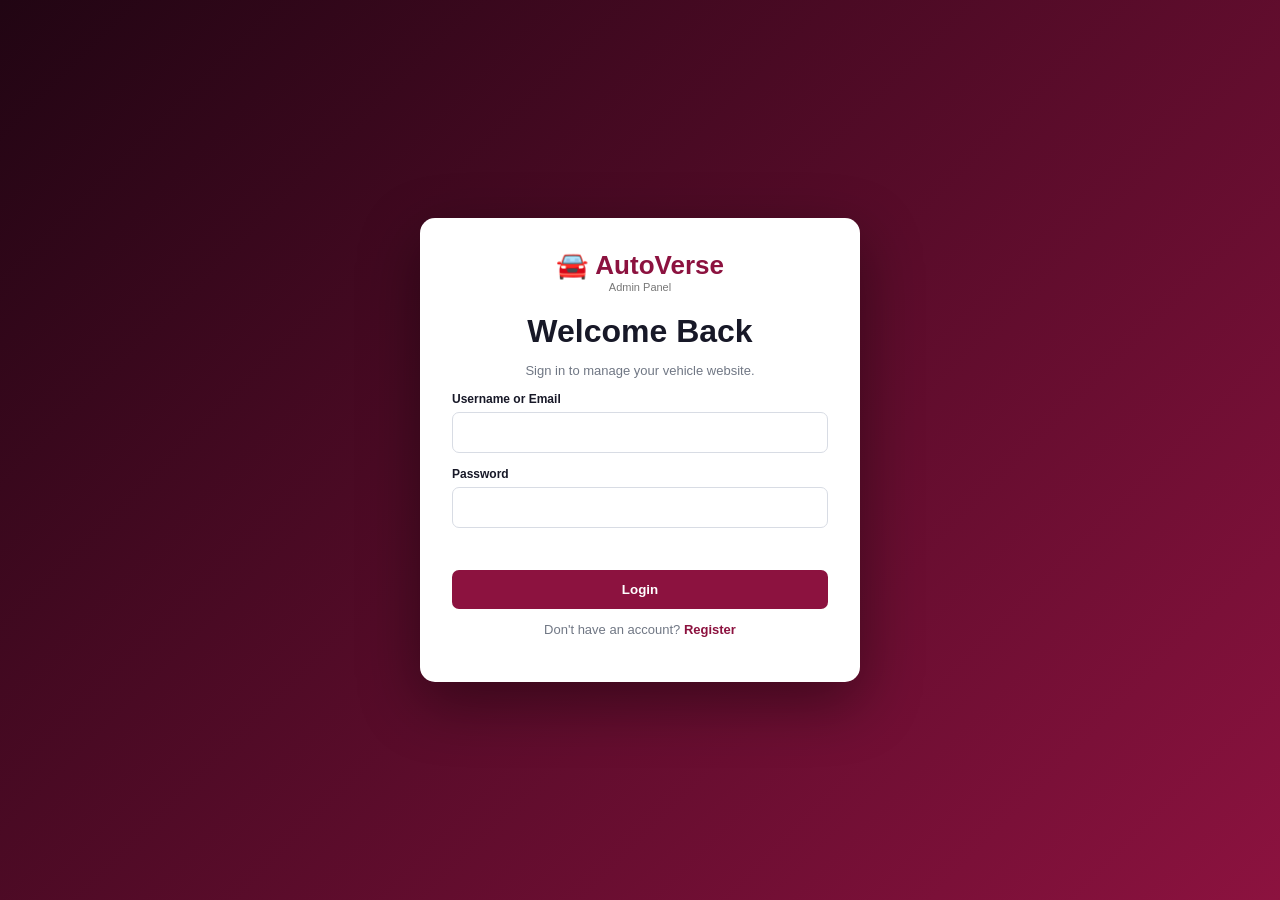
<file: index.html>
<!DOCTYPE html>
<html lang="en"><head><meta charset="UTF-8"><meta name="viewport" content="width=device-width,initial-scale=1">
<title>AutoVerse | Dashboard</title><link rel="stylesheet" href="style.css"></head>
<body><div class="layout"><aside id="sidebar"></aside><main><header class="top"><button class="menu" onclick="toggleSide()">☰</button><div class="search">⌕ <input placeholder="Search vehicles, users, bookings..."></div><div class="admin">🔔 <b id="adminName">Admin</b><small>Super Admin</small></div></header>
<section class="content"><div class="welcome"><div><h1>Welcome Back, Admin! 👋</h1><p>Here's what's happening with your vehicle management system today.</p></div><div class="date" id="date"></div></div>
<div class="stats">
<div class="stat burgundy"><span>🚗</span><div>Total Vehicles<strong id="vehicleCount">0</strong><small>↑ 12% vs last month</small></div></div>
<div class="stat dark"><span>👥</span><div>Total Bookings<strong>18</strong><small>↑ 20% vs last month</small></div></div>
<div class="stat green"><span>♟</span><div>Total Users<strong id="userCount">0</strong><small>↑ 8% vs last month</small></div></div>
<div class="stat gold"><span>✉</span><div>New Messages<strong>7</strong><small>↑ 40% vs last month</small></div></div></div>
<div class="columns"><section class="panel"><div class="head"><h2>Vehicle Statistics</h2><b>● Vehicles Added</b></div><div class="fake-chart"><i></i></div><div class="months">Jan　 Feb　 Mar　 Apr　 May　 Jun　 Jul　 Aug　 Sep　 Oct　 Nov　 Dec</div></section>
<section class="panel"><div class="head"><h2>Vehicle Types</h2></div><div class="donut-wrap"><div class="donut"><strong id="donut">0</strong><small>Total Vehicles</small></div><div id="legend" class="legend"></div></div></section></div>
<div class="columns lower"><section class="panel"><div class="head"><h2>Recent Vehicles</h2><a href="vehicles.html">View All</a></div><div class="table-scroll"><table><thead><tr><th>Image</th><th>Name</th><th>Type</th><th>Price</th><th>Status</th><th>Actions</th></tr></thead><tbody id="recent"></tbody></table></div></section>
<div><section class="panel"><div class="head"><h2>Quick Actions</h2></div><div class="quick"><a href="add-vehicle.html">🚗 Add Vehicle</a><a href="vehicles.html">☷ Manage Vehicles</a><a href="users.html">♟ View Users</a><a href="bookings.html">▣ View Bookings</a></div></section>
<section class="panel"><div class="head"><h2>Latest Bookings</h2><a href="bookings.html">View All</a></div><table><tbody><tr><td>Rahul Sharma</td><td>BMW X5</td><td>Apr 28, 2025</td><td><em class="ok">Confirmed</em></td></tr><tr><td>Sneha Patel</td><td>Toyota Corolla</td><td>Apr 27, 2025</td><td><em class="pending">Pending</em></td></tr><tr><td>Amit Verma</td><td>Ford Mustang</td><td>Apr 26, 2025</td><td><em class="ok">Confirmed</em></td></tr><tr><td>Pooja Singh</td><td>Honda Civic</td><td>Apr 25, 2025</td><td><em class="danger">Cancelled</em></td></tr></tbody></table></section></div></div>
</section></main></div><script src="script.js"></script></body></html>
</file>
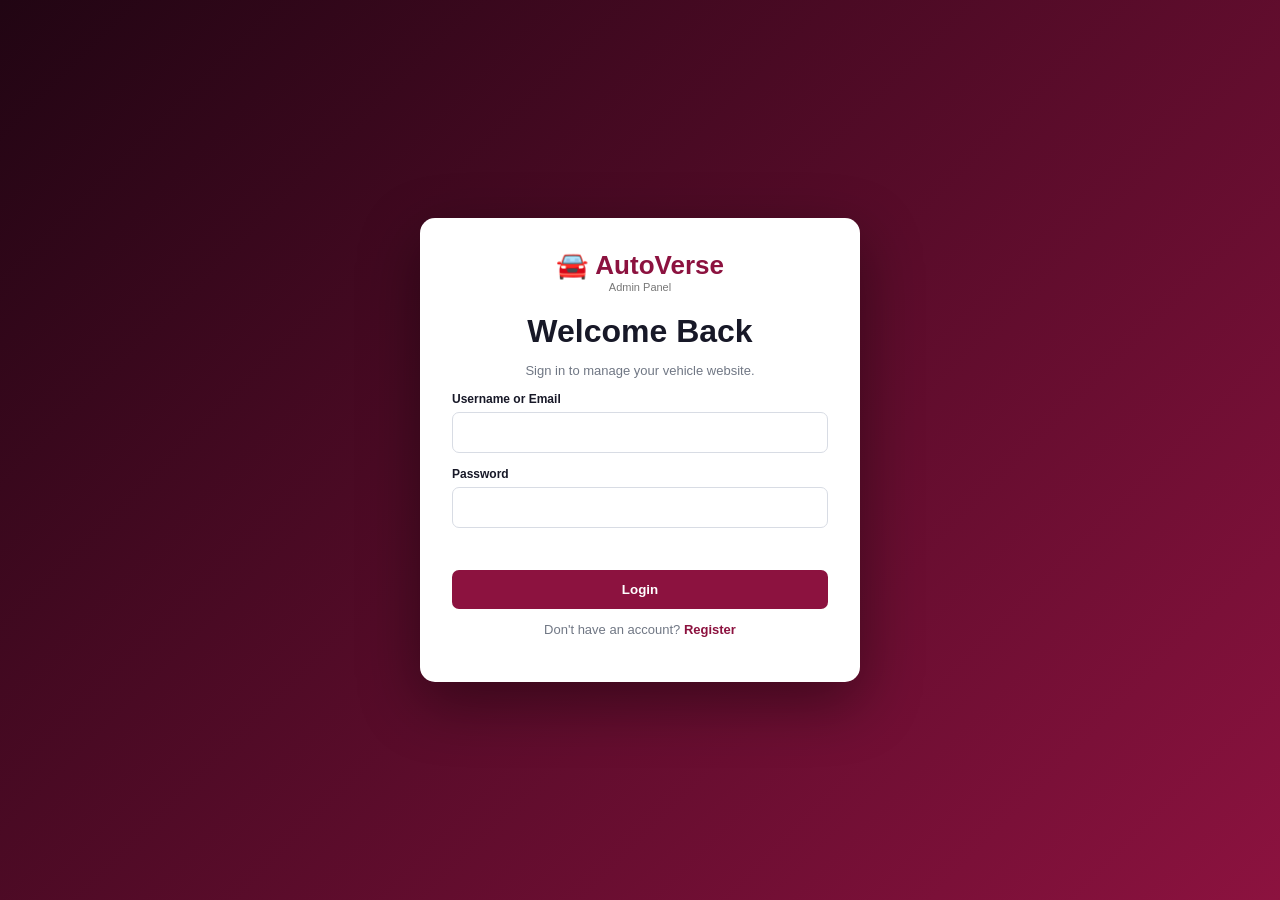
<file: add-vehicle.html>
<!DOCTYPE html>
<html lang="en">
    <head><meta charset="UTF-8"><meta name="viewport" content="width=device-width,initial-scale=1">
        <title>Add Vehicle</title>
        <link rel="stylesheet" href="style.css">
    </head>
<body>
    <div class="layout">
        <aside id="sidebar"></aside>
        <main><header class="top"><button class="menu" onclick="toggleSide()">☰</button>
            <div class="search">⌕ <input placeholder="Search..."></div><div class="admin">🔔 <b>Admin</b><small>Super Admin</small></div></header><section class="content"><div class="page"><div><h1>Add Vehicle</h1><p>Add or edit vehicle information.</p></div></div><section class="panel form"><form id="vehicleForm"><div class="form-grid"><div><label>Make</label><input id="make" required placeholder="Toyota"></div><div><label>Model</label><input id="model" required placeholder="RAV4"></div><div><label>Year</label><input id="year" type="number" required></div><div><label>Type</label><select id="type"><option>SUV</option><option>Sedan</option><option>Sports</option><option>Truck</option><option>Luxury</option><option>Other</option></select></div><div><label>Price</label><input id="price" required placeholder="CAD 38,900"></div><div><label>Status</label><select id="status"><option>Available</option><option>Sold</option><option>Unavailable</option></select></div><div class="full"><label>Image URL</label><input id="image" placeholder="images/car.jpg"></div><div class="full"><label>Description</label><textarea id="description" rows="5"></textarea></div></div><button class="btn primary">Save Vehicle</button><a class="btn secondary" href="vehicles.html">Cancel</a></form></section></section></main></div>
            <script src="script.js"></script>
            </body>
            </html>
</file>
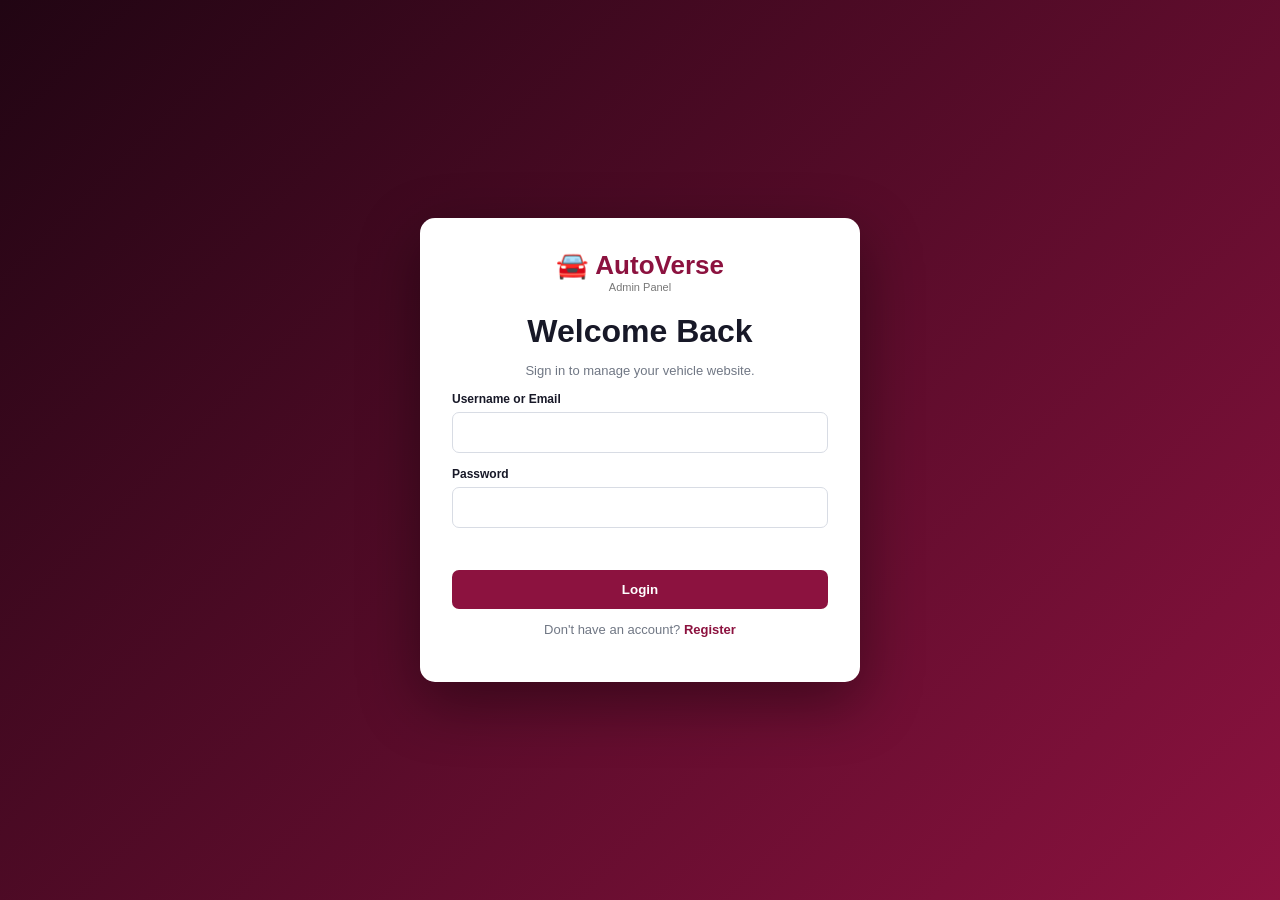
<file: bookings.html>
<!DOCTYPE html><html lang="en"><head><meta charset="UTF-8"><meta name="viewport" content="width=device-width,initial-scale=1"><title>Bookings</title><link rel="stylesheet" href="style.css"></head><body><div class="layout"><aside id="sidebar"></aside><main><header class="top"><button class="menu" onclick="toggleSide()">☰</button><div class="search">⌕ <input placeholder="Search..."></div><div class="admin">🔔 <b>Admin</b><small>Super Admin</small></div></header><section class="content"><div class="page"><div><h1>Bookings</h1><p>Vehicle booking management.</p></div></div><section class="panel"><table><thead><tr><th>Customer</th><th>Vehicle</th><th>Date</th><th>Status</th></tr></thead><tbody><tr><td>Rahul Sharma</td><td>BMW X5</td><td>Apr 28, 2025</td><td><em class="ok">Confirmed</em></td></tr><tr><td>Sneha Patel</td><td>Toyota Corolla</td><td>Apr 27, 2025</td><td><em class="pending">Pending</em></td></tr><tr><td>Amit Verma</td><td>Ford Mustang</td><td>Apr 26, 2025</td><td><em class="ok">Confirmed</em></td></tr></tbody></table></section></section></main></div>
    <script src="script.js"></script>
</body>
</html>
</file>
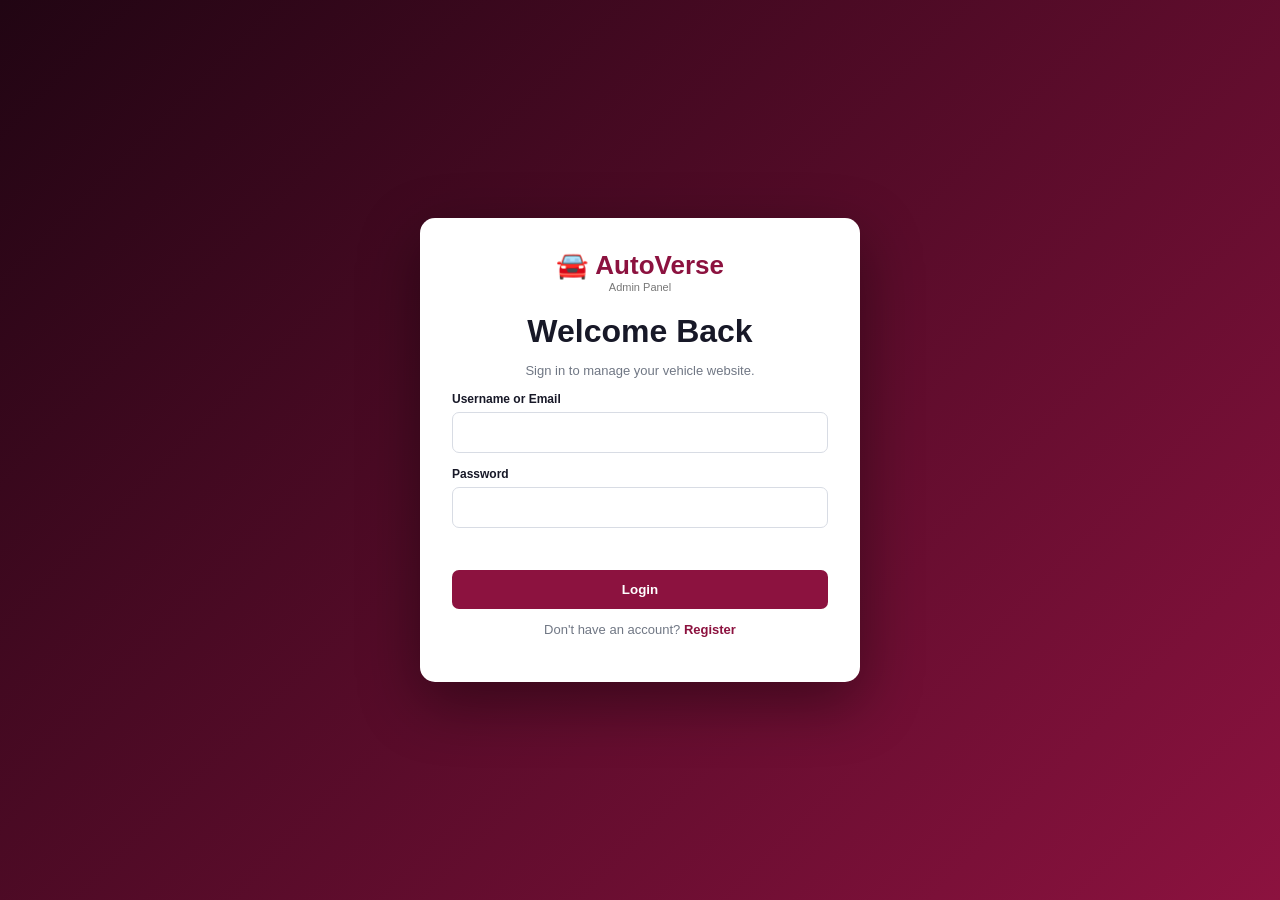
<file: categories.html>
<!DOCTYPE html><html lang="en"><head><meta charset="UTF-8"><meta name="viewport" content="width=device-width,initial-scale=1"><title>Categories</title><link rel="stylesheet" href="style.css"></head><body><div class="layout"><aside id="sidebar"></aside><main><header class="top"><button class="menu" onclick="toggleSide()">☰</button><div class="search">⌕ <input placeholder="Search..."></div><div class="admin">🔔 <b>Admin</b><small>Super Admin</small></div></header><section class="content"><div class="page"><div><h1>Categories</h1><p>Manage vehicle categories.</p></div></div><div class="cards"><div>🚘 Sedan</div><div>🚙 SUV</div><div>🏎 Sports</div><div>🛻 Truck</div><div>✨ Luxury</div><div>🚗 Other</div></div></section></main></div><script src="script.js"></script></body></html>
</file>
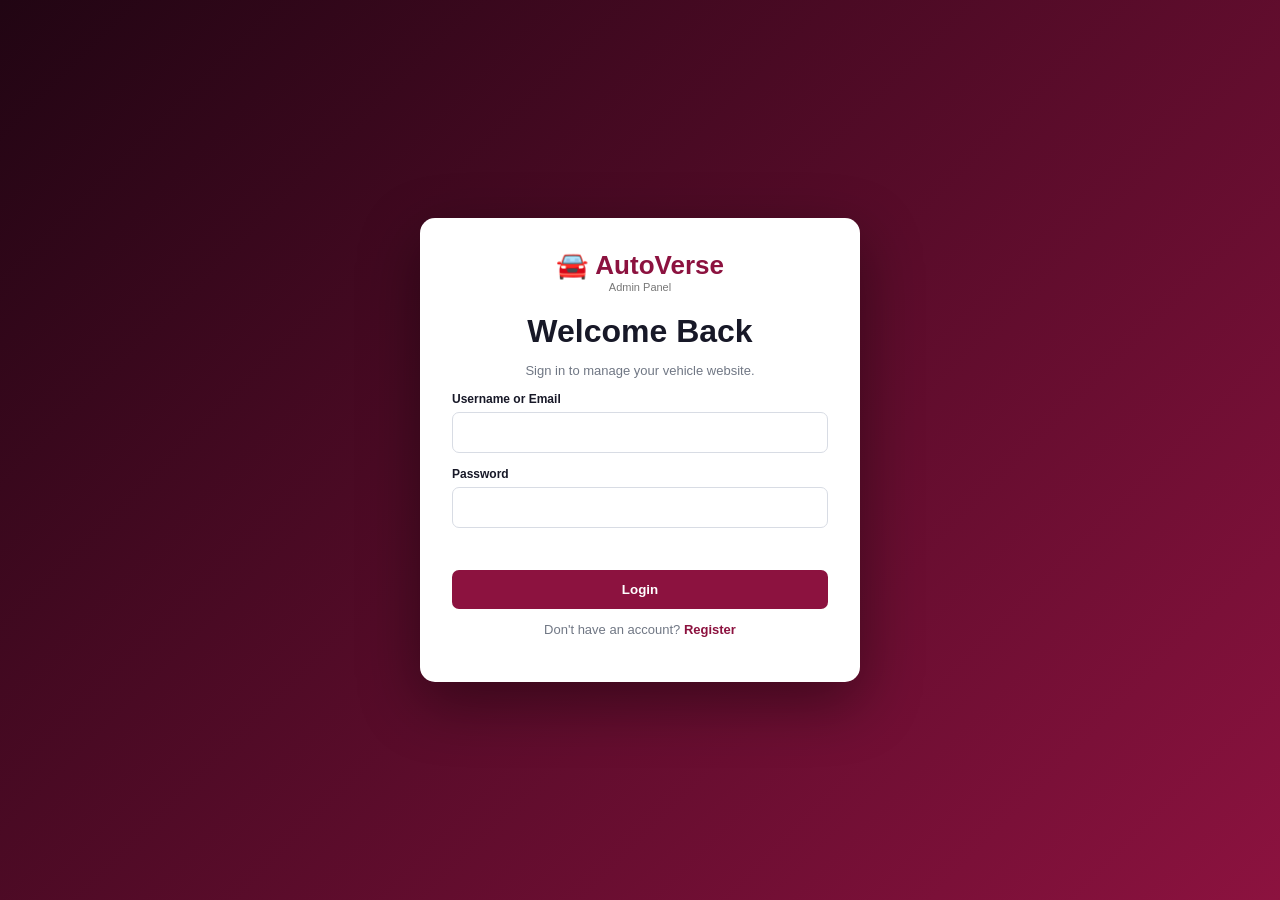
<file: login.html>
<!DOCTYPE html>
<html lang="en"><head><meta charset="UTF-8"><meta name="viewport" content="width=device-width,initial-scale=1">
<title>AutoVerse | Admin Login</title><link rel="stylesheet" href="style.css"></head>
<body class="auth-page"><div class="auth-card">
<div class="auth-logo">🚘 <b>AutoVerse</b><span>Admin Panel</span></div>
<h1>Welcome Back</h1><p>Sign in to manage your vehicle website.</p>
<form id="loginForm"><label>Username or Email</label><input id="loginUser" required>
<label>Password</label><input id="loginPass" type="password" required>
<div id="loginError" class="error"></div><button class="btn primary">Login</button></form>
<p class="center">Don't have an account? <a href="register.html">Register</a></p>
<script src="script.js"></script></body></html>
</file>
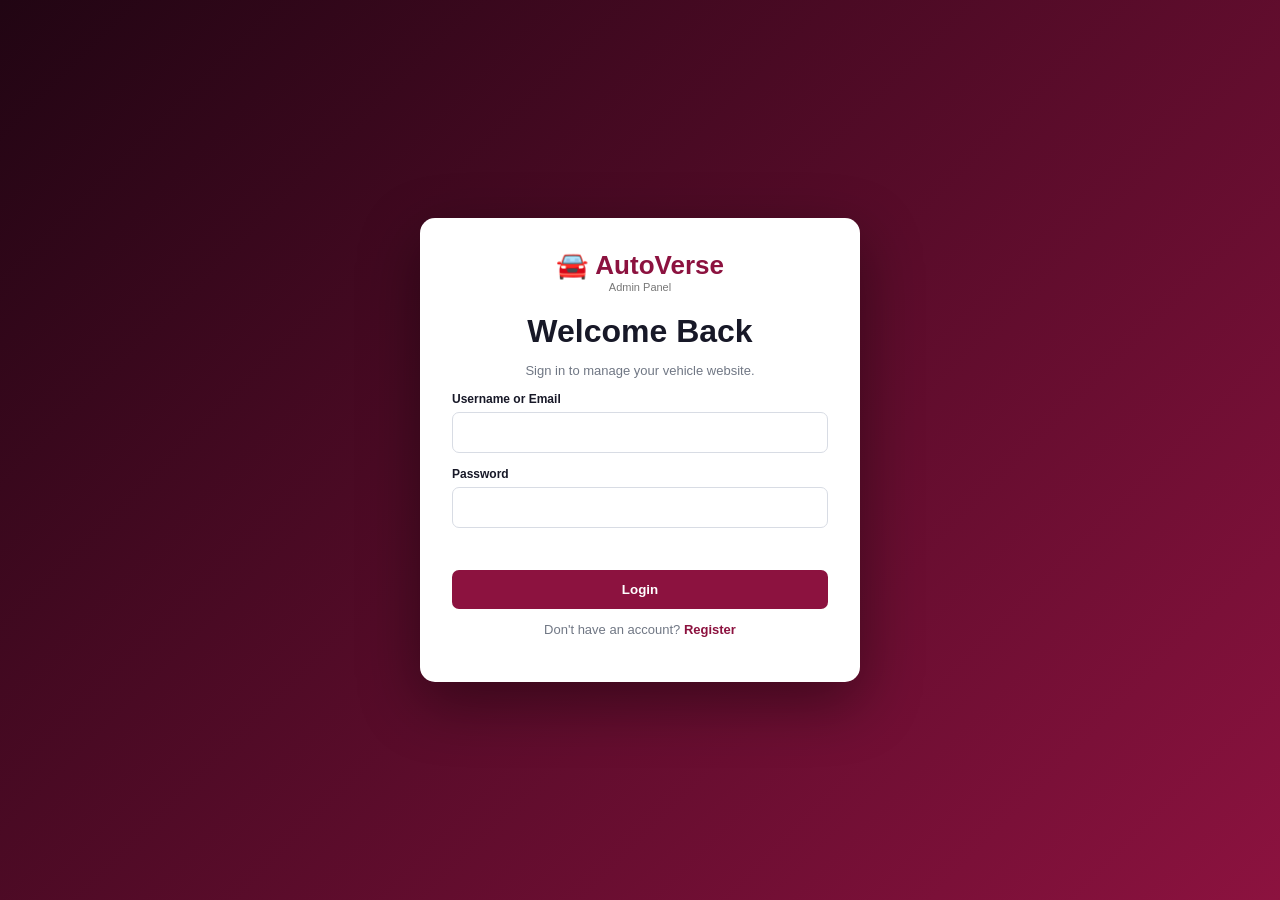
<file: messages.html>
<!DOCTYPE html><html lang="en"><head><meta charset="UTF-8"><meta name="viewport" content="width=device-width,initial-scale=1"><title>Messages</title><link rel="stylesheet" href="style.css"></head><body><div class="layout"><aside id="sidebar"></aside><main><header class="top"><button class="menu" onclick="toggleSide()">☰</button><div class="search">⌕ <input placeholder="Search..."></div><div class="admin">🔔 <b>Admin</b><small>Super Admin</small></div></header><section class="content"><div class="page"><div><h1>Messages</h1><p>Website messages and inquiries.</p></div></div><section class="panel"><div class="message"><b>Vehicle Inquiry</b><p>Customer requested information about Toyota RAV4.</p></div><div class="message"><b>Booking Request</b><p>New booking request for BMW X5.</p></div></section></section></main></div><script src="script.js"></script></body></html>
</file>
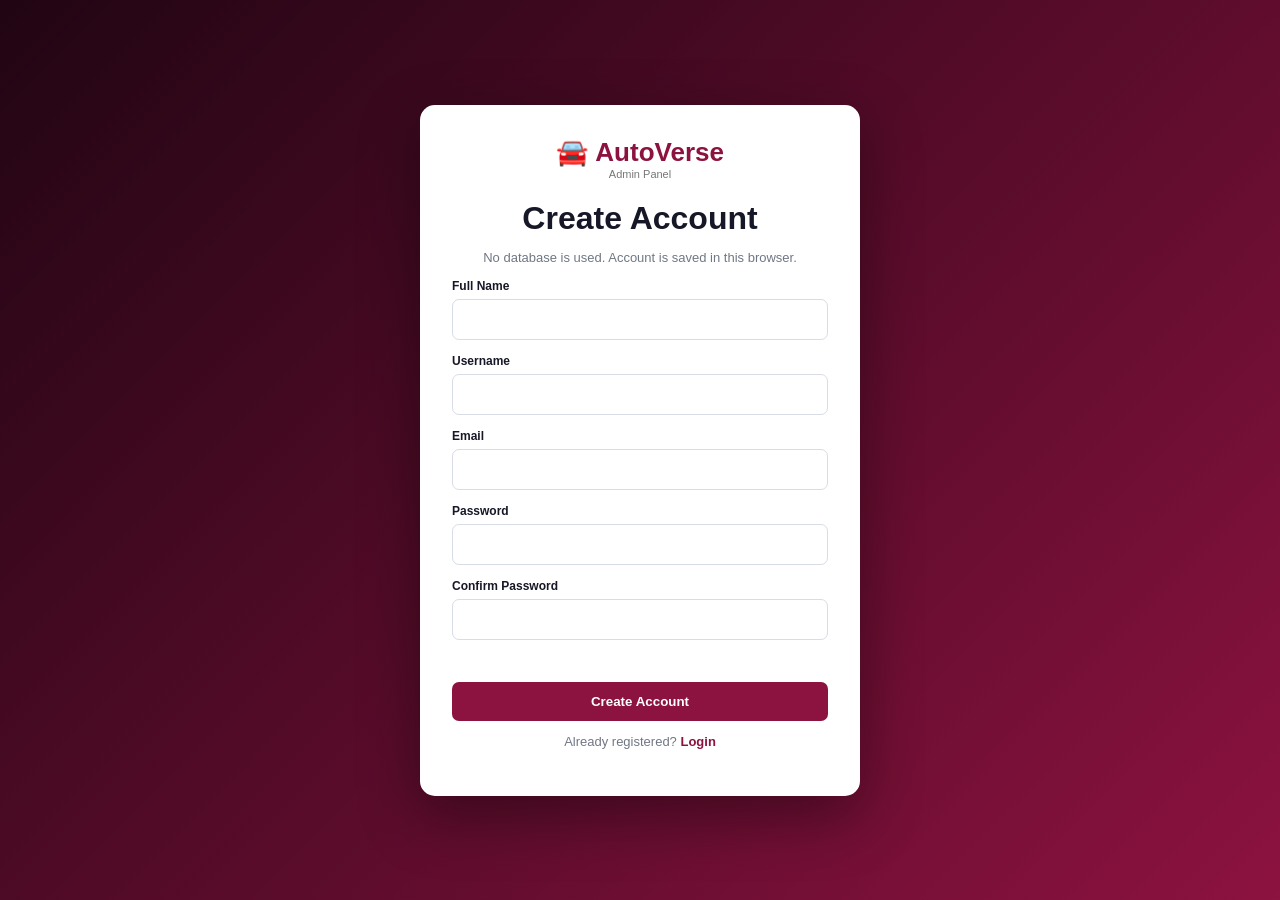
<file: register.html>
<!DOCTYPE html>
<html lang="en">
    <head>
        <meta charset="UTF-8"><meta name="viewport" content="width=device-width,initial-scale=1">
<title>AutoVerse | Register</title>
<link rel="stylesheet" href="style.css">
</head>
<body class="auth-page">
<div class="auth-card">
<div class="auth-logo">🚘 <b>AutoVerse</b><span>Admin Panel</span></div>
<h1>Create Account</h1><p>No database is used. Account is saved in this browser.</p>
<form id="registerForm"><label>Full Name</label><input id="regName" required>
<label>Username</label><input id="regUser" required minlength="3">
<label>Email</label><input id="regEmail" type="email" required>
<label>Password</label><input id="regPass" type="password" required minlength="6">
<label>Confirm Password</label><input id="regConfirm" type="password" required>
<div id="regError" class="error"></div><button class="btn primary">Create Account</button></form>
<p class="center">Already registered? <a href="login.html">Login</a></p>
<a class="back" href="index.html"></a></div>
<script src="script.js"></script>
</body>
</html>
</file>
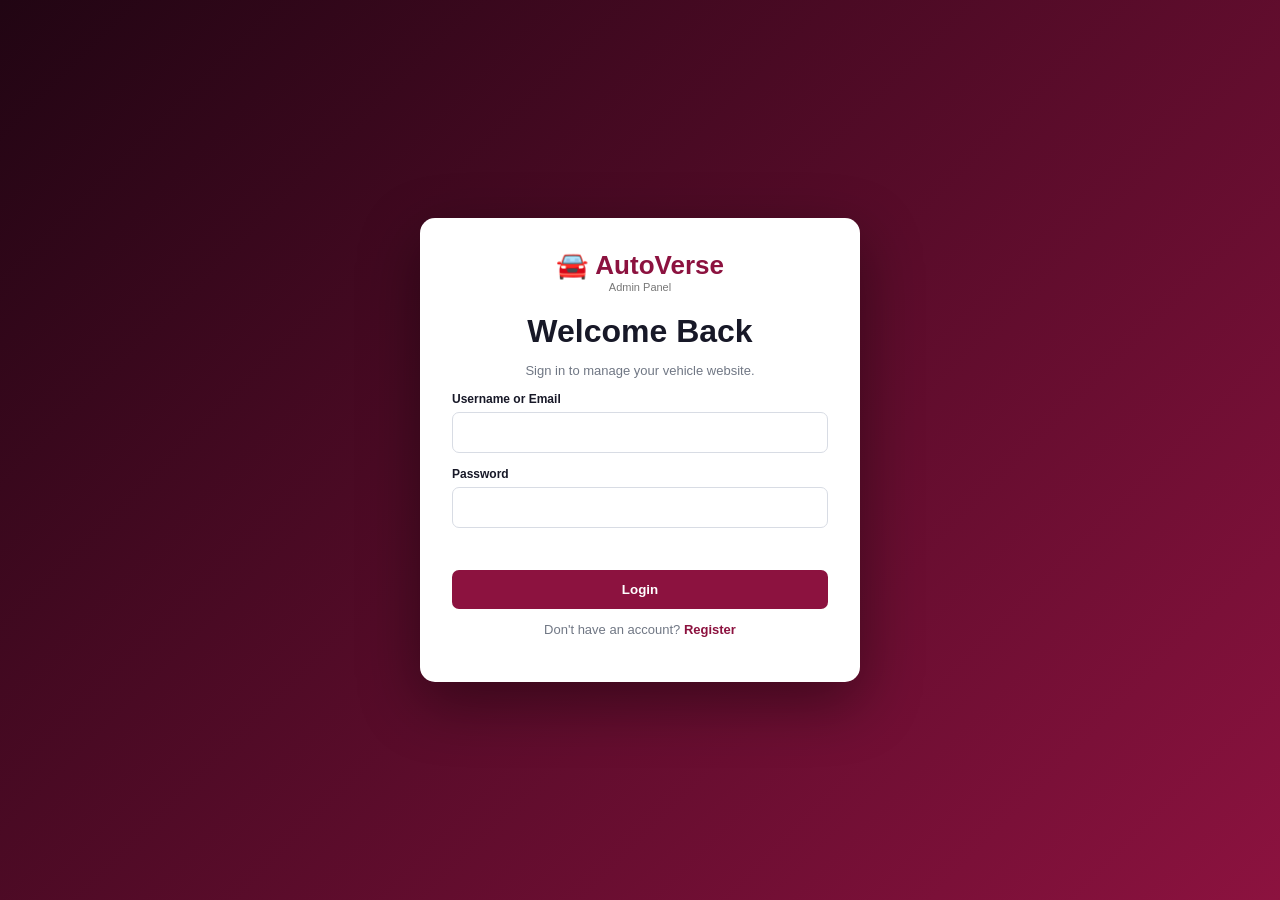
<file: settings.html>
<!DOCTYPE html><html lang="en"><head><meta charset="UTF-8"><meta name="viewport" content="width=device-width,initial-scale=1"><title>Settings</title><link rel="stylesheet" href="style.css"></head><body><div class="layout"><aside id="sidebar"></aside><main><header class="top"><button class="menu" onclick="toggleSide()">☰</button><div class="search">⌕ <input placeholder="Search..."></div><div class="admin">🔔 <b>Admin</b><small>Super Admin</small></div></header>
<section id="settings" class="section"><div class="page-head"><div><h1>Settings</h1><p>Configure admin panel preferences and security.</p></div></div><div class="settings-grid">
          <div class="panel setting-card"><h3>🔐 Login & Security</h3><label>Admin Email<input value="admin@autoverse.com"></label><label>New Password<input type="password" value="admin123"></label><label class="switch-row">Two-Factor Authentication <input type="checkbox" checked></label><button class="primary-btn save-setting">Save Security Settings</button></div>
          <div class="panel setting-card"><h3>⚙ General Settings</h3><label>Website Name<input value="AutoVerse"></label><label>Currency<select><option>USD ($)</option><option>INR (₹)</option></select></label><label class="switch-row">Email Notifications <input type="checkbox" checked></label><label class="switch-row">Booking Notifications <input type="checkbox" checked></label><button class="primary-btn save-setting">Save General Settings</button></div>
          
        </div></section>


</main></div><script src="script.js"></script></body></html>
</file>
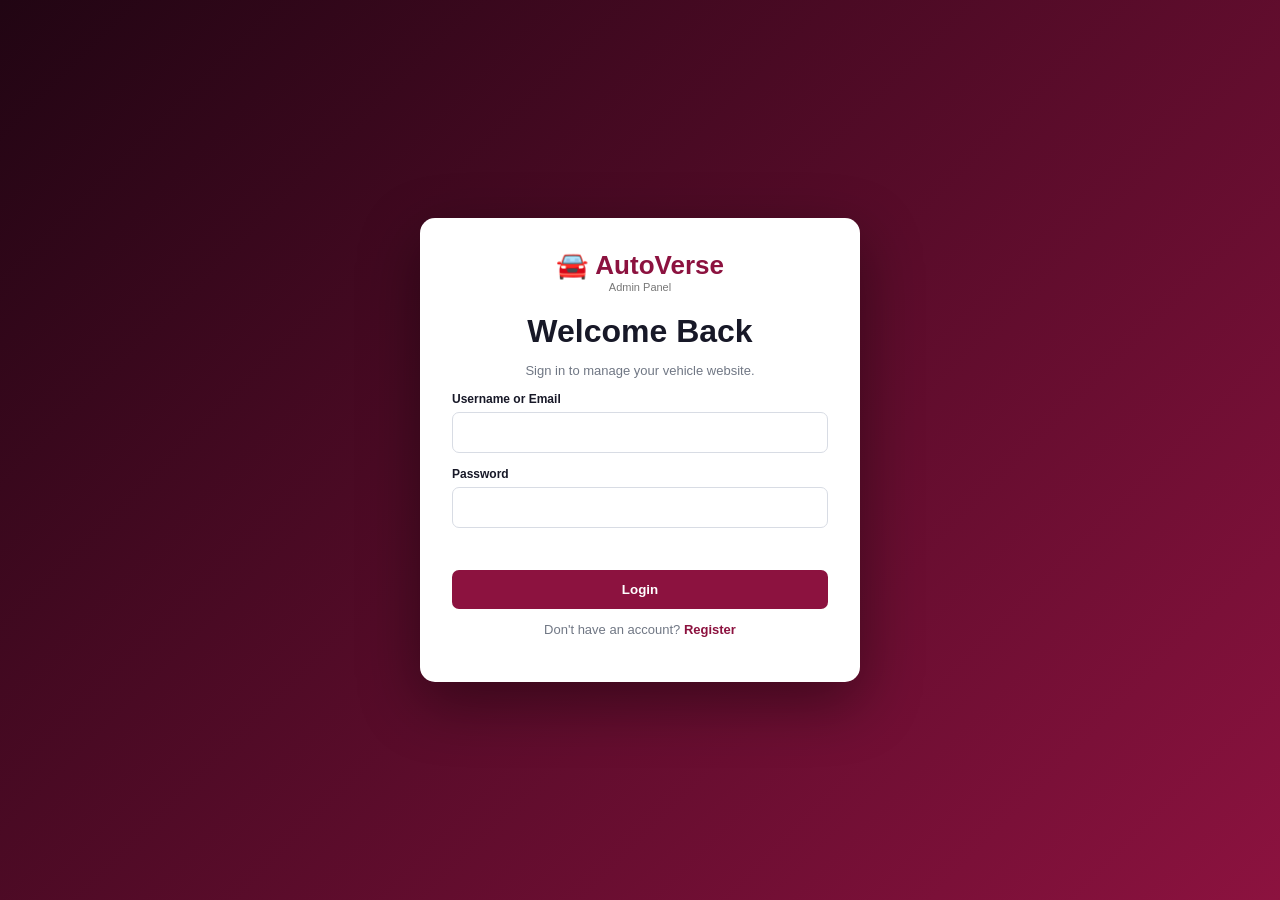
<file: users.html>
<!DOCTYPE html><html lang="en"><head><meta charset="UTF-8"><meta name="viewport" content="width=device-width,initial-scale=1"><title>Users</title><link rel="stylesheet" href="style.css"></head><body><div class="layout"><aside id="sidebar"></aside><main><header class="top"><button class="menu" onclick="toggleSide()">☰</button><div class="search">⌕ <input placeholder="Search..."></div><div class="admin">🔔 <b>Admin</b><small>Super Admin</small></div></header><section class="content"><div class="page"><div><h1>Users</h1><p>Registered accounts saved in this browser.</p></div></div><section class="panel"><table><thead><tr><th>Name</th><th>Username</th><th>Email</th><th>Role</th></tr></thead><tbody id="users"></tbody></table></section></section></main></div><script src="script.js"></script></body></html>
</file>
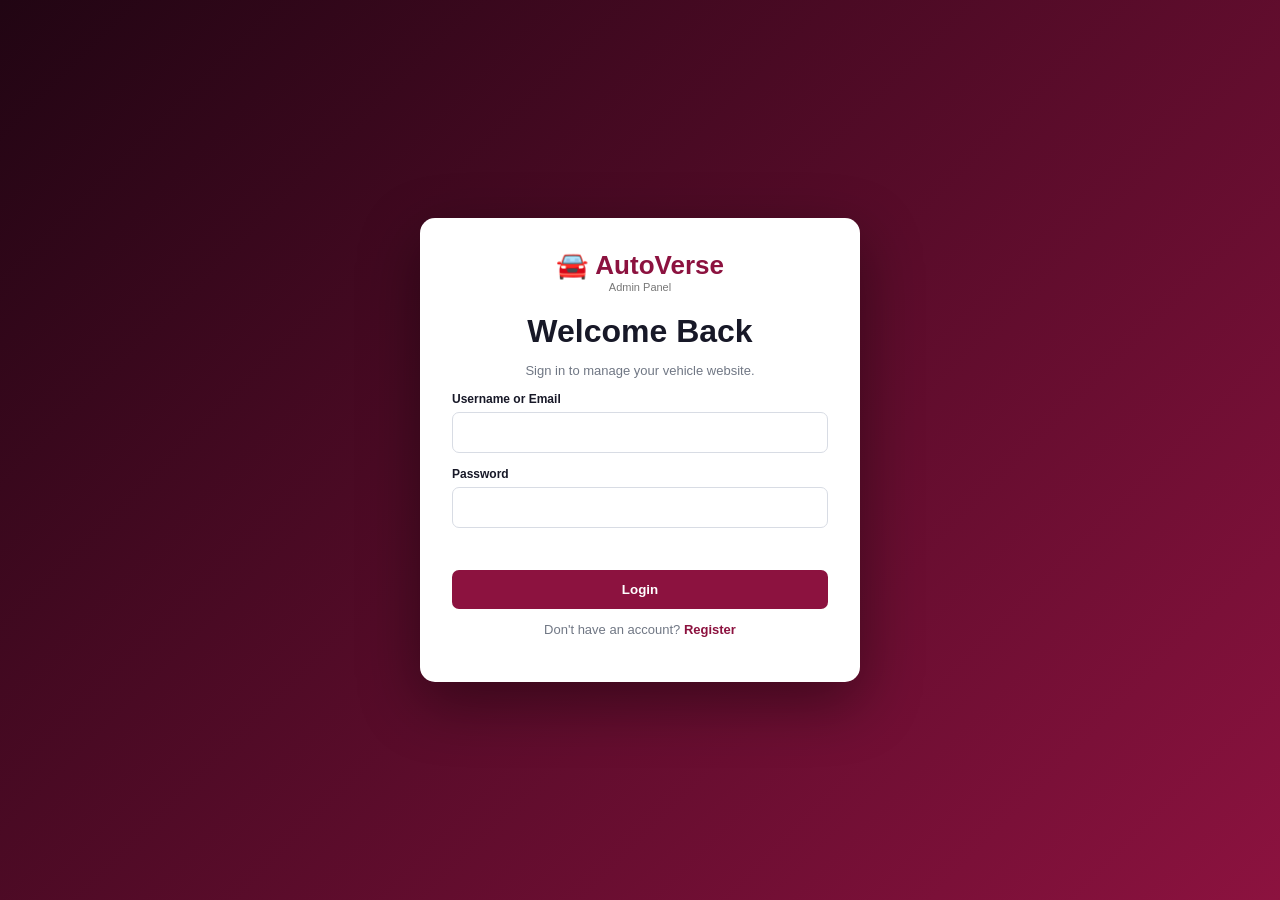
<file: vehicles.html>
<!DOCTYPE html><html lang="en"><head><meta charset="UTF-8"><meta name="viewport" content="width=device-width,initial-scale=1"><title>Vehicles</title><link rel="stylesheet" href="style.css"></head>
<body><div class="layout"><aside id="sidebar"></aside><main><header class="top"><button class="menu" onclick="toggleSide()">☰</button><div class="search">⌕ <input placeholder="Search vehicles..."></div><div class="admin">🔔 <b>Admin</b><small>Super Admin</small></div></header><section class="content"><div class="page"><div><h1>Vehicles</h1><p>Manage your vehicle inventory.</p></div><a class="btn primary" href="add-vehicle.html">+ Add Vehicle</a></div><section class="panel"><div class="table-scroll"><table><thead><tr><th>Name</th><th>Type</th><th>Year</th><th>Price</th><th>Status</th><th>Actions</th></tr></thead><tbody id="vehicles"></tbody></table></div></section></section></main></div><script src="script.js"></script></body></html>
</file>
<file: style.css>
*{box-sizing:border-box}body{margin:0;font-family:Segoe UI,Arial,sans-serif;background:#f4f5f8;color:#171827}a{text-decoration:none;color:inherit}.layout{display:flex;min-height:100vh}.layout aside{width:276px;position:fixed;inset:0 auto 0 0;background:linear-gradient(#2a0618,#15030c);color:#fff;z-index:10}.side-brand{padding:20px 22px;border-bottom:1px solid #5a1833;display:flex;gap:10px;align-items:center}.side-brand b{font-size:25px;display:block}.side-brand small{color:#d5bac5}.nav{padding:14px 12px}.nav a{display:block;padding:14px 17px;margin:4px 0;border-radius:8px;font-size:14px}.nav a:hover,.nav a.active{background:#8c123f}.side-foot{position:absolute;bottom:0;border-top:1px solid #5a1833;width:100%;padding:18px}.side-foot small{display:block;color:#c5aeba}.layout main{margin-left:276px;width:calc(100% - 276px)}.top{height:76px;background:#18181b;color:#fff;display:flex;align-items:center;gap:20px;padding:0 26px}.menu{background:none;border:0;color:white;font-size:25px;cursor:pointer}.search{height:44px;background:#29292e;border-radius:11px;display:flex;align-items:center;padding:0 15px;max-width:580px;flex:1}.search input{background:none;border:0;outline:0;color:#fff;width:100%;padding:0 8px}.admin{margin-left:auto;display:flex;align-items:center;gap:10px}.admin small{display:block;color:#bbb;font-size:11px}.content{padding:27px}.welcome,.page{display:flex;justify-content:space-between;align-items:center;gap:20px;margin-bottom:22px}.welcome h1,.page h1{margin:0 0 5px;font-size:28px}.welcome p,.page p{margin:0;color:#687080}.stats{display:grid;grid-template-columns:repeat(4,1fr);gap:16px;margin-bottom:18px}.stat{min-height:145px;padding:18px;color:white;border-radius:8px;display:flex;gap:16px;align-items:center}.stat.burgundy{background:#8c123f}.stat.dark{background:#24262b}.stat.green{background:#147746}.stat.gold{background:#bd7200}.stat>span{font-size:27px;background:#ffffff22;width:53px;height:53px;border-radius:50%;display:grid;place-items:center}.stat strong{display:block;font-size:31px;margin:5px 0}.stat small{color:#5ff0a5}.columns{display:grid;grid-template-columns:1.55fr 1fr;gap:16px;margin-bottom:16px}.panel{background:#fff;border:1px solid #e1e3e8;border-radius:9px;padding:18px;box-shadow:0 3px 12px #1111}.head{display:flex;justify-content:space-between;align-items:center;margin-bottom:14px}.head h2{font-size:17px;margin:0}.head b{font-size:11px;color:#7e173e}.fake-chart{height:205px;background:repeating-linear-gradient(#fff 0,#fff 39px,#eceef1 40px);position:relative;overflow:hidden}.fake-chart:after{content:"";position:absolute;left:4%;right:3%;bottom:28px;height:145px;background:#8c123f22;clip-path:polygon(0 92%,9% 78%,18% 65%,27% 69%,36% 44%,45% 51%,54% 34%,63% 42%,72% 35%,81% 29%,90% 13%,100% 0,100% 100%,0 100%)}.fake-chart:before{content:"";position:absolute;left:4%;right:3%;bottom:28px;height:145px;border-bottom:3px solid #8c123f;clip-path:polygon(0 92%,9% 78%,18% 65%,27% 69%,36% 44%,45% 51%,54% 34%,63% 42%,72% 35%,81% 29%,90% 13%,100% 0)}.months{font-size:10px;color:#687080;word-spacing:8px;margin-top:7px;text-align:center}.donut-wrap{display:flex;align-items:center;gap:25px;min-height:230px}.donut{width:175px;height:175px;border-radius:50%;background:conic-gradient(#7d123c 0 42%,#25272d 42% 71%,#26935b 71% 88%,#d68108 88% 96%,#2875cf 96%);display:grid;place-items:center}.donut:after{content:"";position:absolute}.donut>*{display:block}.donut strong{background:#fff;width:105px;height:105px;border-radius:50%;display:grid;place-items:center;font-size:21px}.donut small{position:absolute;margin-top:55px;font-size:9px}.legend{display:grid;gap:12px;font-size:12px}.legend div{display:flex;gap:20px;justify-content:space-between}.table-scroll{overflow:auto}table{width:100%;border-collapse:collapse;font-size:12px}th,td{text-align:left;padding:10px 8px;border-bottom:1px solid #eceef2;white-space:nowrap}th{font-size:11px;background:#fafbfc}.quick{display:grid;grid-template-columns:1fr 1fr;gap:10px}.quick a{background:#25272c;color:white;border-radius:7px;padding:14px;font-size:12px}.quick a:first-child{background:#8c123f}.ok,.pending,.danger{padding:4px 9px;border-radius:12px;font-style:normal;font-size:10px}.ok{background:#def3e5;color:#16703a}.pending{background:#fff0ce;color:#996000}.danger{background:#fde0e5;color:#a31d37}.btn{display:inline-flex;align-items:center;justify-content:center;border:0;border-radius:7px;padding:12px 18px;font-weight:700;cursor:pointer}.primary{background:#8c123f;color:white}.secondary{background:#e9eaee;margin-left:7px}.form{max-width:900px}.form label{display:block;font-size:12px;font-weight:700;margin:13px 0 6px}.form input,.form select,.form textarea,.auth-card input{width:100%;padding:12px;border:1px solid #d8dce4;border-radius:7px;outline:0}.form-grid{display:grid;grid-template-columns:1fr 1fr;gap:5px 15px;margin-bottom:15px}.form-grid .full{grid-column:1/-1}.cards{display:grid;grid-template-columns:repeat(3,1fr);gap:15px}.cards div{background:white;border:1px solid #ddd;border-radius:9px;padding:25px;font-weight:700}.message{padding:15px;border-bottom:1px solid #eee}.message p{color:#687080;font-size:12px}.auth-page{min-height:100vh;background:linear-gradient(135deg,#210513,#8c123f);display:grid;place-items:center;padding:20px}.auth-card{width:min(440px,100%);background:white;border-radius:15px;padding:32px;box-shadow:0 20px 60px #0006}.auth-logo{text-align:center;color:#8c123f;font-size:26px;margin-bottom:20px}.auth-logo span{display:block;font-size:11px;color:#777}.auth-card h1{text-align:center;margin:5px}.auth-card>p{color:#707784;text-align:center;font-size:13px}.auth-card label{display:block;font-size:12px;font-weight:700;margin:14px 0 6px}.auth-card .btn{width:100%;margin-top:17px}.center{text-align:center}.center a,.back{color:#8c123f;font-weight:700}.back{display:block;text-align:center;margin-top:15px;font-size:12px}.error{color:#c5223d;font-size:12px;min-height:17px;margin-top:8px}@media(max-width:1050px){.stats{grid-template-columns:1fr 1fr}.columns{grid-template-columns:1fr}}@media(max-width:700px){.layout aside{transform:translateX(-100%);transition:.2s}.layout aside.open{transform:translateX(0)}.layout main{margin-left:0;width:100%}.stats{grid-template-columns:1fr}.form-grid,.cards{grid-template-columns:1fr}.form-grid .full{grid-column:auto}.welcome,.page{align-items:flex-start;flex-direction:column}.content{padding:16px}}







.setting-card input,.setting-card select{border:1px solid #d8dce2;border-radius:7px;padding:11px;outline:none;background:#fff}.toolbar input{width:330px}.primary-btn,.secondary-btn{padding:11px 17px;border-radius:7px;font-weight:600}.primary-btn{background:#800d3d;color:#fff}.secondary-btn{background:#eee;color:#333;margin-left:8px}.form-grid{display:grid;grid-template-columns:1fr 1fr;gap:18px}.form-grid label,.setting-card label{display:flex;flex-direction:column;gap:7px;font-size:13px;font-weight:600}.full-field{grid-column:1/-1}.form-grid textarea{min-height:130px;resize:vertical}.category-grid{display:grid;grid-template-columns:repeat(5,1fr);gap:15px}.category-card{background:white;padding:25px;border-radius:10px;border:1px solid #ddd;text-align:center}.category-card b{display:block;margin-top:10px}.category-card span{font-size:35px}.settings-grid{display:grid;grid-template-columns:1fr 1fr;gap:16px}.setting-card{display:flex;flex-direction:column;gap:13px}.setting-card h3{margin:0 0 5px}
.switch-row {
    flex-direction: row !important;
}
.settings-grid,
.message-grid {
    grid-template-columns: 1fr;
}
.stats {
    grid-template-columns: 1fr;
}
.stats{grid-template-columns:1fr}.content{padding:15px}.page-head{align-items:flex-start;gap:12px;flex-direction:column}.form-grid{grid-template-columns:1fr}.full-field{grid-column:auto}.login-shell{grid-template-columns:1fr}.login-brand{display:none}.topbar{padding:0 12px}.search{display:none}.primary-btn {
    background: #800d3d;
    color: #fff;
}
</file>
